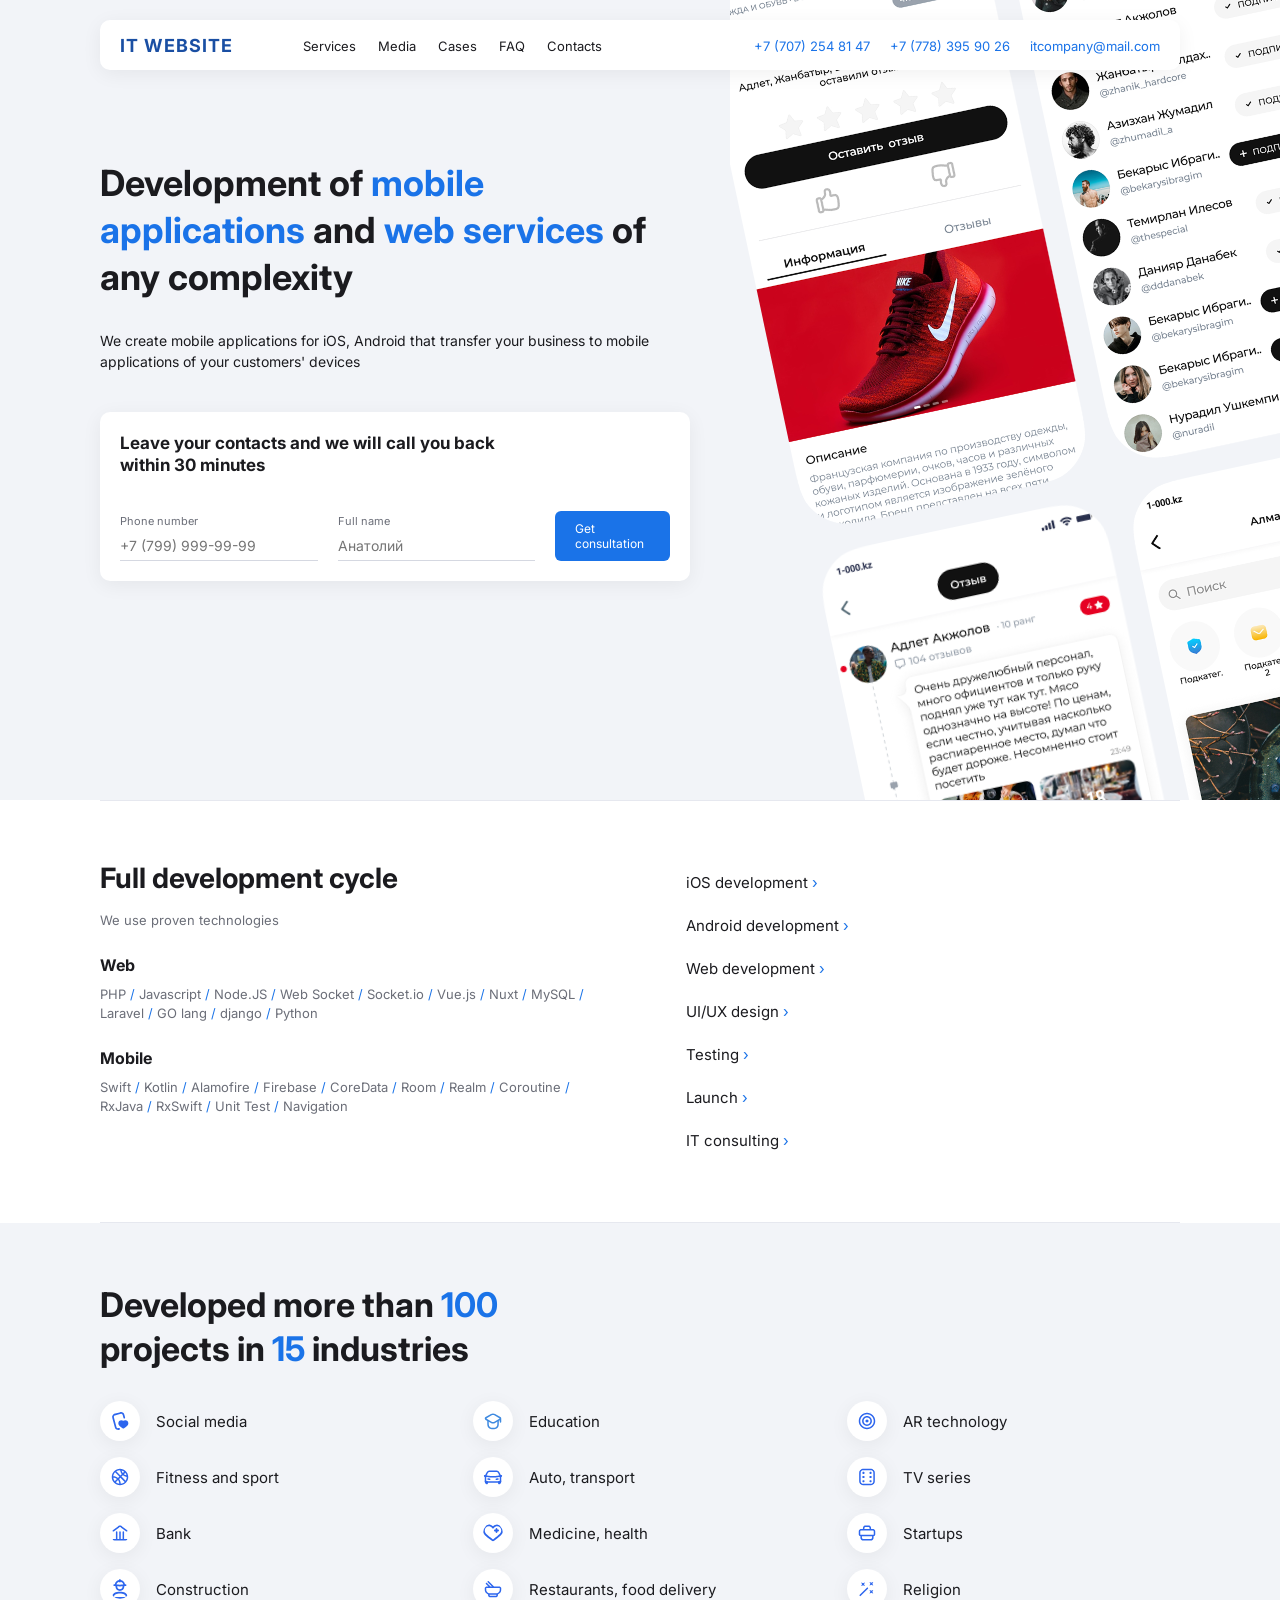
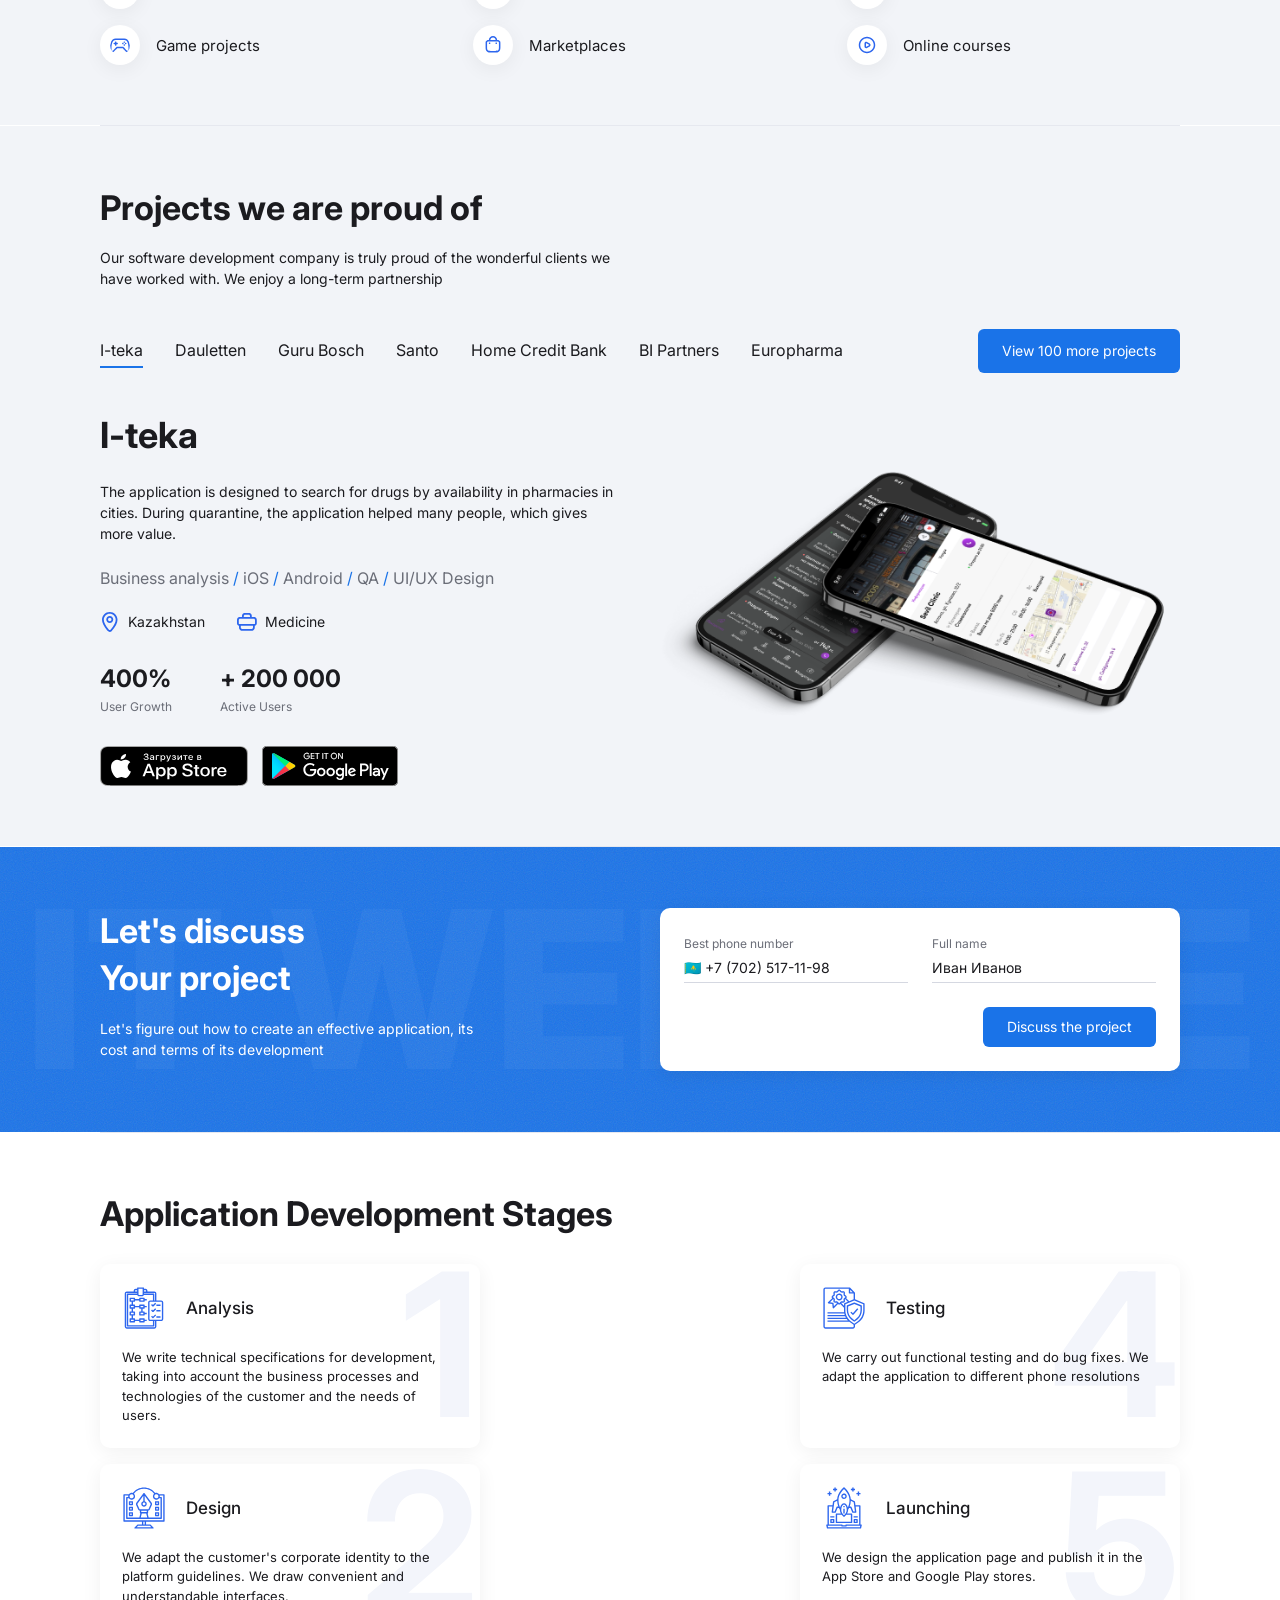
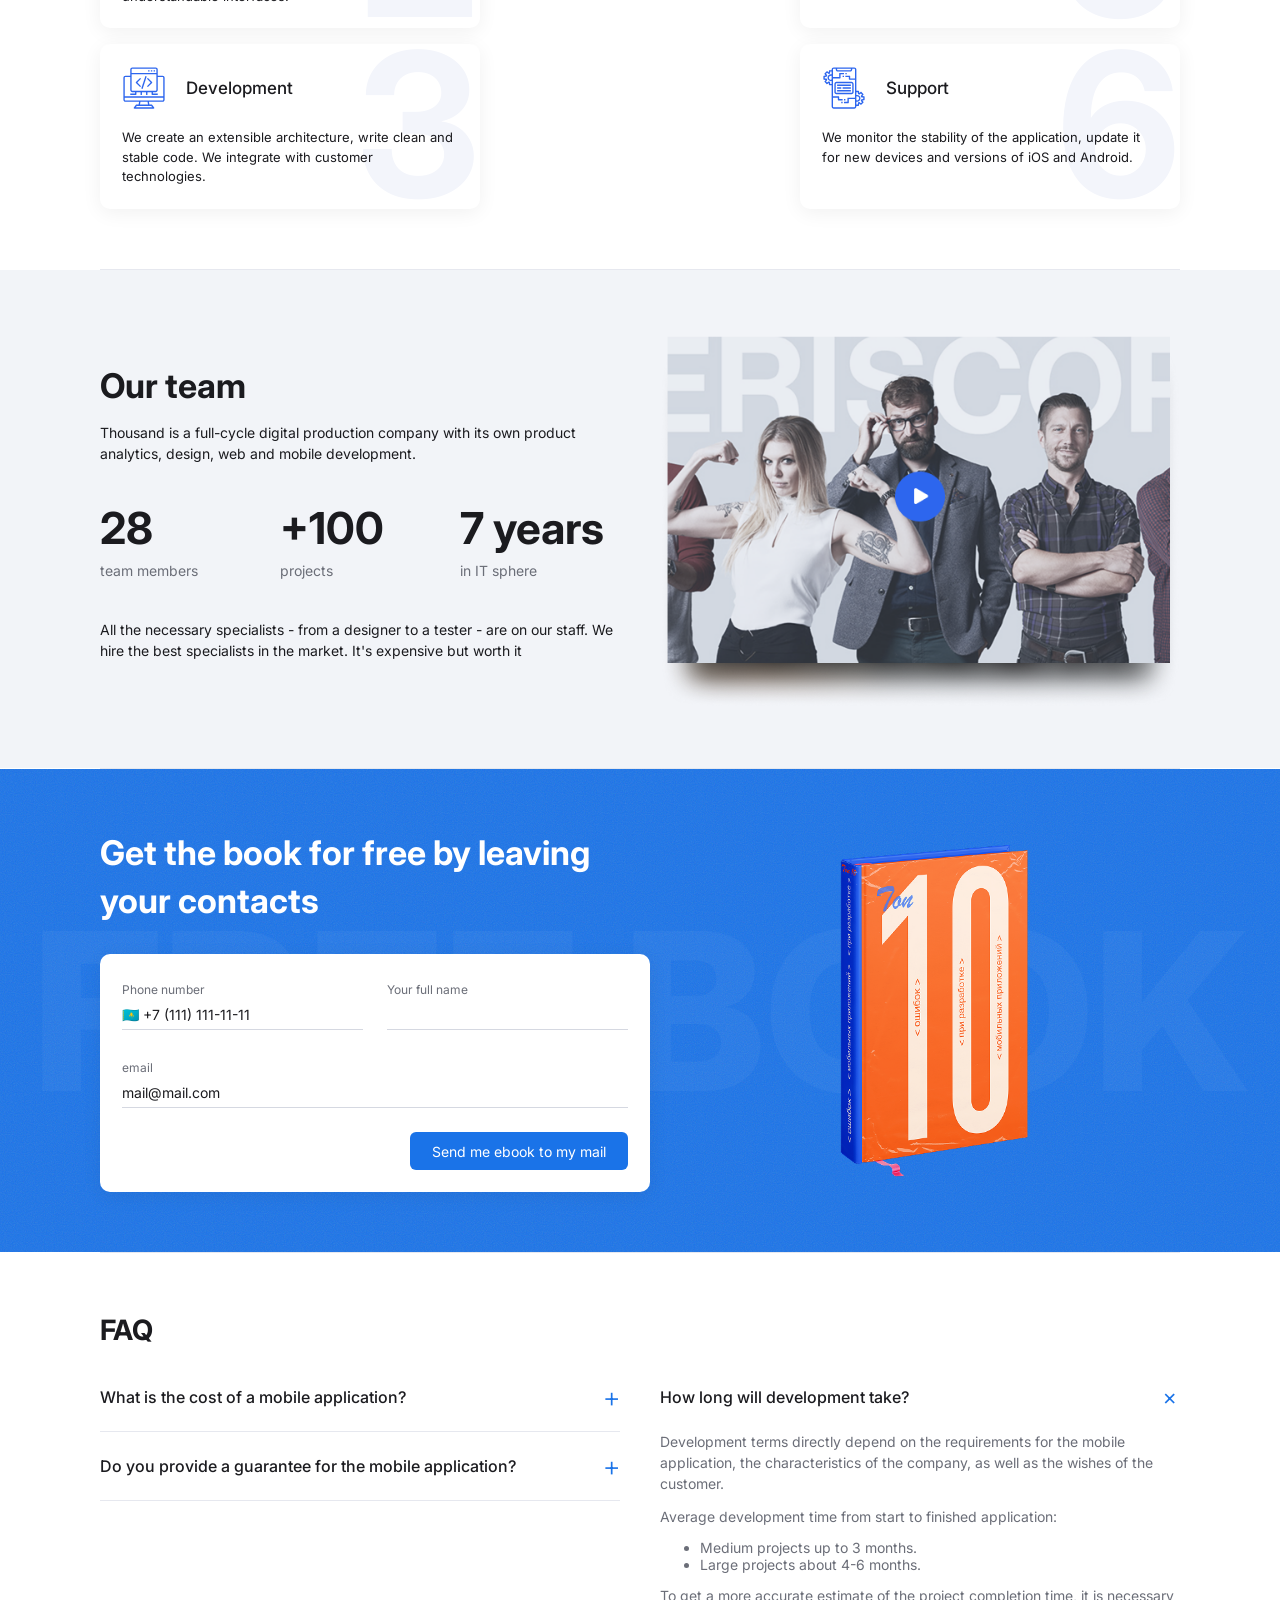
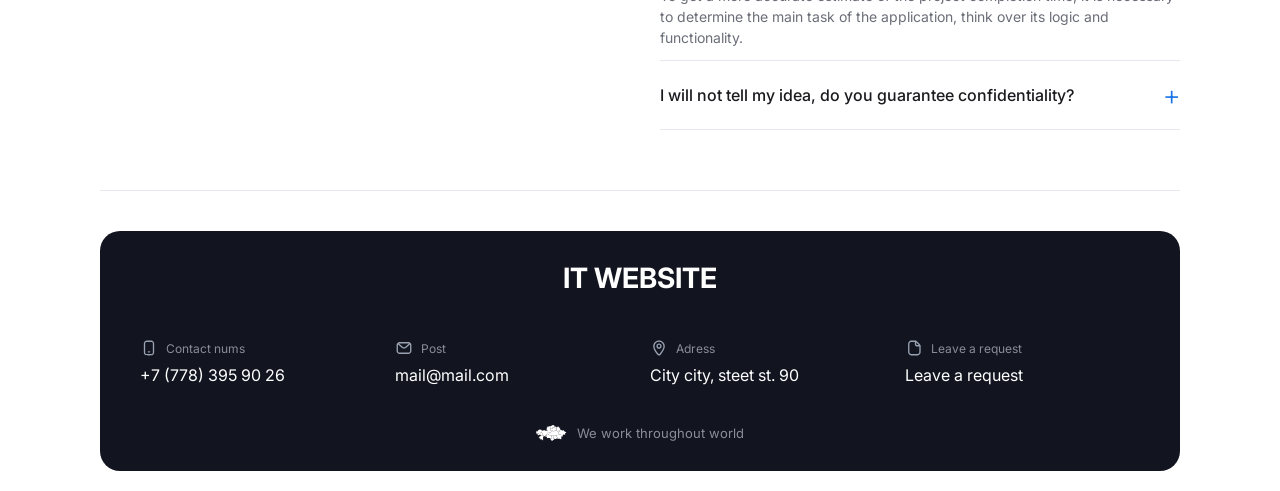
<file: index.html>
<!DOCTYPE html>
 
<html lang="en">
 
<head>
    <meta charset="UTF-8">
    <meta name="viewport" content="width=device-width, initial-scale=1.0">
    <title>IT Website</title>
 
    <link rel="preconnect" href="https://fonts.googleapis.com">
    <link href="https://fonts.googleapis.com/css2?family=Inter:wght@400;500;700&display=swap" rel="stylesheet">
 
    <link rel="stylesheet" href="src/assets/styles/style.css">
</head>
 
<body>
 
    <header class="header">
 
        <button class="burger" type="button" aria-label="Открыть меню">
            <span></span>
            <span></span>
            <span></span>
        </button>
 
        <a class="logo" href="index.html">IT WEBSITE</a>
 
        <nav class="menu">
            <ul class="menu-list">
                <li><a href="#services">Services</a></li>
                <li><a href="#team">Media</a></li>
                <li><a href="#projects">Cases</a></li>
                <li><a href="#faq">FAQ</a></li>
                <li><a href="#contacts">Contacts</a></li>
            </ul>
        </nav>
 
        <address class="header-contacts">
            <p><a href="tel:+77072548147">+7 (707) 254 81 47</a></p>
            <p><a href="tel:+77783959026">+7 (778) 395 90 26</a></p>
            <p><a href="mailto:itcompany@mail.com">itcompany@mail.com</a></p>
        </address>
    </header>
 
    <hr>
 
    <main>
 
        <section class="main-screen">
 
            <div class="main-screen-text">
                <h1 class="heading-1">Development of <span class="accent">mobile applications</span> and <span
                        class="accent">web services</span> of any complexity</h1>
                <p class="text">We create mobile applications for iOS, Android that transfer your business to mobile
                    applications of your customers' devices</p>
            </div>
 
            <form class="call-form" action="#" method="post">
                <h2 class="heading-2">Leave your contacts and we will call you back within 30 minutes</h2>
 
                <p class="text">
                    <label for="call-phone">Phone number</label><br>
                    <input class="form-input" type="tel" id="call-phone" name="phone" placeholder="+7 (799) 999-99-99">
                </p>
 
                <p class="text">
                    <label for="call-name">Full name</label><br>
                    <input class="form-input" type="text" id="call-name" name="full_name" placeholder="Анатолий">
                </p>
 
                <button class="submit-button" type="submit">Get consultation</button>
            </form>
 
            <div class="main-screen-images" aria-hidden="true">
                <div class="images-inner">
                    <div class="images-column column-up">
                        <img src="images/phone-nike.png" alt="">
                        <img src="images/phone-review.png" alt="">
                        <img src="images/phone-chat.png" alt="">
                        <img src="images/phone-nike.png" alt="">
                        <img src="images/phone-review.png" alt="">
                        <img src="images/phone-chat.png" alt="">
                    </div>
                    <div class="images-column column-down">
                        <img src="images/phone-new-chat.png" alt="">
                        <img src="images/phone-almaty.png" alt="">
                        <img src="images/phone-settings.png" alt="">
                        <img src="images/phone-new-chat.png" alt="">
                        <img src="images/phone-almaty.png" alt="">
                        <img src="images/phone-settings.png" alt="">
                    </div>
                </div>
            </div>
        </section>
 
        <hr>
 
        <section class="services" id="services">
 
            <div class="services-text">
                <h2 class="heading-2">Full development cycle</h2>
                <p class="text">We use proven technologies</p>
 
                <h3 class="heading-3">Web</h3>
                <p class="text">PHP <span class="slash">/</span> Javascript <span class="slash">/</span> Node.JS <span class="slash">/</span> Web Socket <span class="slash">/</span> Socket.io <span class="slash">/</span> Vue.js <span class="slash">/</span> Nuxt <span class="slash">/</span> MySQL <span class="slash">/</span> Laravel <span class="slash">/</span>
                    GO lang <span class="slash">/</span> django <span class="slash">/</span> Python</p>
 
                <h3 class="heading-3">Mobile</h3>
                <p class="text">Swift <span class="slash">/</span> Kotlin <span class="slash">/</span> Alamofire <span class="slash">/</span> Firebase <span class="slash">/</span> CoreData <span class="slash">/</span> Room <span class="slash">/</span> Realm <span class="slash">/</span> Coroutine <span class="slash">/</span> RxJava <span class="slash">/</span>
                    RxSwift <span class="slash">/</span> Unit Test <span class="slash">/</span> Navigation</p>
            </div>
 
            <ul class="services-list">
                <li>iOS development</li>
                <li>Android development</li>
                <li>Web development</li>
                <li>UI/UX design</li>
                <li>Testing</li>
                <li>Launch</li>
                <li>IT consulting</li>
            </ul>
        </section>
 
        <hr>
 
        <section class="industries">
            <h2 class="heading-2">Developed more than <span class="accent">100</span><br>
                projects in <span class="accent">15</span> industries</h2>
 
            <ul class="industries-list">
                <li><img src="images/icons/social-media.svg" alt="">Social media</li>
                <li><img src="images/icons/fitness.svg" alt="">Fitness and sport</li>
                <li><img src="images/icons/bank.svg" alt="">Bank</li>
                <li><img src="images/icons/construction.svg" alt="">Construction</li>
                <li><img src="images/icons/games.svg" alt="">Game projects</li>
                <li><img src="images/icons/education.svg" alt="">Education</li>
                <li><img src="images/icons/auto.svg" alt="">Auto, transport</li>
                <li><img src="images/icons/medicine.svg" alt="">Medicine, health</li>
                <li><img src="images/icons/food.svg" alt="">Restaurants, food delivery</li>
                <li><img src="images/icons/marketplaces.svg" alt="">Marketplaces</li>
                <li><img src="images/icons/ar.svg" alt="">AR technology</li>
                <li><img src="images/icons/tv.svg" alt="">TV series</li>
                <li><img src="images/icons/startups.svg" alt="">Startups</li>
                <li><img src="images/icons/religion.svg" alt="">Religion</li>
                <li><img src="images/icons/courses.svg" alt="">Online courses</li>
            </ul>
        </section>
 
        <hr>
 
        <section class="projects" id="projects">
            <h2 class="heading-2">Projects we are proud of</h2>
            <p class="text">Our software development company is truly proud of the wonderful clients we have worked
                with. We enjoy a long-term partnership</p>
 
            <div class="projects-menu">
                <ul class="projects-names">
                    <li>I-teka</li>
                    <li>Dauletten</li>
                    <li>Guru Bosch</li>
                    <li>Santo</li>
                    <li>Home Credit Bank</li>
                    <li>BI Partners</li>
                    <li>Europharma</li>
                </ul>
 
                <button class="submit-button" type="button">View 100 more projects</button>
            </div>
 
            <article class="project-card">
                <div class="project-text">
                    <h3 class="heading-3">I-teka</h3>
                    <p class="text">The application is designed to search for drugs by availability in pharmacies in
                        cities. During quarantine, the application helped many people, which gives more value.</p>
 
                    <p class="project-tech">Business analysis <span class="slash">/</span> iOS <span class="slash">/</span>
                        Android <span class="slash">/</span> QA <span class="slash">/</span> UI/UX Design</p>
 
                    <ul class="project-info">
                        <li><img src="images/icons/location.svg" alt="">Kazakhstan</li>
                        <li><img src="images/icons/case.svg" alt="">Medicine</li>
                    </ul>
 
                    <ul class="project-results">
                        <li><strong>400%</strong> User Growth</li>
                        <li><strong>+ 200 000</strong> Active Users</li>
                    </ul>
 
                    <ul class="project-stores">
                        <li><a href="#"><img src="images/app-store.svg" alt="Download on the App Store"></a></li>
                        <li><a href="#"><img src="images/google-play.svg" alt="Get it on Google Play"></a></li>
                    </ul>
                </div>
 
                <img class="project-image" src="images/project.png" alt="I-teka application">
            </article>
        </section>
 
        <hr>
 
        <section class="discuss" id="discuss">
            <div class="discuss-text">
                <h2 class="heading-2">Let's discuss<br>Your project</h2>
                <p class="text">Let's figure out how to create an effective application, its cost and terms of its
                    development</p>
            </div>
 
            <form class="discuss-form" action="#" method="post">
                <p class="text">
                    <label for="discuss-phone">Best phone number</label><br>
                    <input class="form-input" type="tel" id="discuss-phone" name="phone" placeholder="🇰🇿 +7 (702) 517-11-98">
                </p>
 
                <p class="text">
                    <label for="discuss-name">Full name</label><br>
                    <input class="form-input" type="text" id="discuss-name" name="full_name" placeholder="Иван Иванов">
                </p>
 
                <button class="submit-button" type="submit">Discuss the project</button>
            </form>
        </section>
 
        <hr>
 
        <section class="stages">
            <h2 class="heading-2">Application Development Stages</h2>
 
            <ol class="stages-list">
                <li>
                    <div class="stage-heading">
                        <img src="images/icons/stage-analysis.svg" alt="">
                        <h3 class="heading-3">Analysis</h3>
                    </div>
                    <p class="text">We write technical specifications for development, taking into account the business
                        processes and technologies of the customer and the needs of users.</p>
                </li>
                <li>
                    <div class="stage-heading">
                        <img src="images/icons/stage-design.svg" alt="">
                        <h3 class="heading-3">Design</h3>
                    </div>
                    <p class="text">We adapt the customer's corporate identity to the platform guidelines. We draw
                        convenient and understandable interfaces.</p>
                </li>
                <li>
                    <div class="stage-heading">
                        <img src="images/icons/stage-development.svg" alt="">
                        <h3 class="heading-3">Development</h3>
                    </div>
                    <p class="text">We create an extensible architecture, write clean and stable code. We integrate with
                        customer technologies.</p>
                </li>
                <li>
                    <div class="stage-heading">
                        <img src="images/icons/stage-testing.svg" alt="">
                        <h3 class="heading-3">Testing</h3>
                    </div>
                    <p class="text">We carry out functional testing and do bug fixes. We adapt the application to
                        different phone resolutions</p>
                </li>
                <li>
                    <div class="stage-heading">
                        <img src="images/icons/stage-launching.svg" alt="">
                        <h3 class="heading-3">Launching</h3>
                    </div>
                    <p class="text">We design the application page and publish it in the App Store and Google Play
                        stores.</p>
                </li>
                <li>
                    <div class="stage-heading">
                        <img src="images/icons/stage-support.svg" alt="">
                        <h3 class="heading-3">Support</h3>
                    </div>
                    <p class="text">We monitor the stability of the application, update it for new devices and versions
                        of iOS and Android.</p>
                </li>
            </ol>
        </section>
 
        <hr>
 
        <section class="team" id="team">
            <div class="team-text">
                <h2 class="heading-2">Our team</h2>
                <p class="text">Thousand is a full-cycle digital production company with its own product analytics,
                    design, web and mobile development.</p>
 
                <ul class="team-numbers">
                    <li><strong>28</strong> team members</li>
                    <li><strong>+100</strong> projects</li>
                    <li><strong>7 years</strong> in IT sphere</li>
                </ul>
 
                <p class="text">All the necessary specialists - from a designer to a tester - are on our staff. We hire
                    the best specialists in the market. It's expensive but worth it</p>
            </div>
 
            <div class="team-media">
                <img src="images/team.png" alt="Our team">
            </div>
        </section>
 
        <hr>
 
        <section class="book">
            <h2 class="heading-2">Get the book for free by leaving your contacts</h2>
 
            <form class="book-form" action="#" method="post">
                <p class="text">
                    <label for="book-phone">Phone number</label><br>
                    <input class="form-input" type="tel" id="book-phone" name="phone" placeholder="🇰🇿 +7 (111) 111-11-11">
                </p>
 
                <p class="text">
                    <label for="book-name">Your full name</label><br>
                    <input class="form-input" type="text" id="book-name" name="full_name">
                </p>
 
                <p class="text">
                    <label for="book-email">email</label><br>
                    <input class="form-input" type="email" id="book-email" name="email" placeholder="mail@mail.com">
                </p>
 
                <button class="submit-button" type="submit">Send me ebook to my mail</button>
            </form>
 
            <img src="images/book.png" alt="Book">
        </section>
 
        <hr>
 
        <section class="faq" id="faq">
            <h2 class="heading-2">FAQ</h2>
 
            <div class="faq-list">
                <div class="faq-column">
                    <details class="faq-item">
                        <summary class="faq-question">What is the cost of a mobile application?</summary>
                        <p class="text">The price depends on the features of the application, the platforms and how complex
                            the design is.</p>
                    </details>
                    <details class="faq-item">
                        <summary class="faq-question">Do you provide a guarantee for the mobile application?</summary>
                        <p class="text">Yes, we give a guarantee and fix all bugs for free after the release.</p>
                    </details>
                </div>
 
                <div class="faq-column">
                    <details class="faq-item" open>
                        <summary class="faq-question">How long will development take?</summary>
                        <p class="text">Development terms directly depend on the requirements for the mobile application, the
                            characteristics of the company, as well as the wishes of the customer.</p>
                        <p class="text">Average development time from start to finished application:</p>
                        <ul>
                            <li>Medium projects up to 3 months.</li>
                            <li>Large projects about 4-6 months.</li>
                        </ul>
                        <p class="text">To get a more accurate estimate of the project completion time, it is necessary to
                            determine the main task of the application, think over its logic and functionality.</p>
                    </details>
                    <details class="faq-item">
                        <summary class="faq-question">I will not tell my idea, do you guarantee confidentiality?</summary>
                        <p class="text">Yes, we sign a non-disclosure agreement and keep all information about our clients
                            secret.</p>
                    </details>
                </div>
            </div>
        </section>
    </main>
 
    <hr>
 
    <footer class="footer" id="contacts">
        <h2 class="footer-title">IT WEBSITE</h2>
 
        <div class="footer-content">
            <div class="footer-item">
                <p class="footer-label"><img src="images/icons/footer-phone.svg" alt="">Contact nums</p>
                <a href="tel:+77783959026">+7 (778) 395 90 26</a>
            </div>
 
            <div class="footer-item">
                <p class="footer-label"><img src="images/icons/footer-mail.svg" alt="">Post</p>
                <a href="mailto:mail@mail.com">mail@mail.com</a>
            </div>
 
            <div class="footer-item">
                <p class="footer-label"><img src="images/icons/footer-address.svg" alt="">Adress</p>
                <p>City city, steet st. 90</p>
            </div>
 
            <div class="footer-item">
                <p class="footer-label"><img src="images/icons/footer-request.svg" alt="">Leave a request</p>
                <a href="#discuss">Leave a request</a>
            </div>
        </div>
 
        <p class="footer-text"><img src="images/icons/footer-world.svg" alt="">We work throughout world</p>
    </footer>
</body>
 
</html>
</file>
<file: src/assets/styles/style.css>
@charset "UTF-8";
* {
  box-sizing: border-box;
}

body {
  margin: 0;
  font-family: "Inter", Arial, sans-serif;
  color: #1b1b1f;
  background-color: #ffffff;
  min-height: 100vh;
  display: flex;
  flex-direction: column;
}

main {
  flex: 1;
}

a {
  color: inherit;
}

hr {
  border: none;
  border-top: 1px solid #e6e8ef;
  margin: 0 100px;
}
@media (max-width: 1200px) {
  hr {
    margin: 0 20px;
  }
}
@media (max-width: 480px) {
  hr {
    margin: 0 10px;
  }
}

.heading-1 {
  font-size: 36px;
  line-height: 1.3;
  margin: 0 0 20px;
}

.heading-2 {
  font-size: 28px;
  margin: 0 0 16px;
}
@media (max-width: 480px) {
  .heading-2 {
    font-size: 22px;
  }
}

.heading-3 {
  font-size: 20px;
  margin: 0 0 10px;
}

.text {
  font-size: 16px;
  line-height: 1.5;
  margin: 0 0 12px;
}

.accent {
  color: #1a73e8;
}

.header {
  background-color: #ffffff;
  border-radius: 10px;
  box-shadow: 0 4px 20px rgba(0, 0, 0, 0.06);
  position: fixed;
  top: 20px;
  left: 100px;
  right: 100px;
  z-index: 100;
  display: flex;
  align-items: center;
  gap: 70px;
  height: 50px;
  padding: 0 20px;
}
@media (max-width: 1200px) {
  .header {
    top: 8px;
    left: 0;
    right: 0;
    height: 70px;
    justify-content: center;
    padding: 0 20px;
    border-radius: 0;
  }
}
@media (max-width: 480px) {
  .header {
    top: 10px;
    left: 10px;
    right: 10px;
    height: 56px;
    padding: 0 15px;
    border-radius: 10px;
  }
}
.header + hr {
  display: none;
}

.logo {
  font-size: 18px;
  font-weight: 700;
  letter-spacing: 1px;
  color: #1a4fa3;
  text-decoration: none;
}

.burger {
  display: none;
  flex-direction: column;
  gap: 5px;
  padding: 0;
  border: none;
  background: none;
  cursor: pointer;
}
@media (max-width: 1200px) {
  .burger {
    display: flex;
    position: absolute;
    left: 20px;
  }
}
@media (max-width: 480px) {
  .burger {
    left: 15px;
  }
}
.burger span {
  display: block;
  width: 28px;
  height: 3px;
  border-radius: 2px;
  background-color: #1a73e8;
}

@media (max-width: 1200px) {
  .menu {
    display: none;
  }
}

.menu-list {
  margin: 0;
  padding: 0;
  list-style: none;
  display: flex;
  gap: 22px;
}
.menu-list a {
  font-size: 13px;
  text-decoration: none;
  color: #1b1b1f;
}
.menu-list a:hover {
  color: #1a73e8;
}

.header-contacts {
  display: flex;
  gap: 20px;
  margin-left: auto;
  font-style: normal;
}
@media (max-width: 1200px) {
  .header-contacts {
    position: absolute;
    right: 20px;
  }
  .header-contacts p:not(:last-child) {
    display: none;
  }
}
@media (max-width: 767px) {
  .header-contacts {
    display: none;
  }
}
.header-contacts p {
  margin: 0;
}
.header-contacts a {
  font-size: 13px;
  color: #1a73e8;
  text-decoration: none;
}

.main-screen {
  display: grid;
  grid-template-columns: 590px 1fr;
  grid-template-rows: auto 1fr;
  grid-template-areas: "text  image" "form  image";
  -moz-column-gap: 40px;
       column-gap: 40px;
  align-items: start;
  padding: 0 0 0 100px;
  background-color: #f2f4f8;
  overflow: hidden;
}
@media (max-width: 1200px) {
  .main-screen {
    grid-template-columns: 1fr 1fr;
    -moz-column-gap: 20px;
         column-gap: 20px;
    padding: 0 0 40px 20px;
  }
}
@media (max-width: 767px) {
  .main-screen {
    grid-template-columns: 1fr;
    grid-template-rows: auto;
    grid-template-areas: "text" "image" "form";
    padding: 0 20px 40px;
  }
}
@media (max-width: 480px) {
  .main-screen {
    padding: 0 15px 30px;
  }
}

.main-screen-text {
  grid-area: text;
  padding-top: 160px;
}
@media (max-width: 1200px) {
  .main-screen-text {
    padding-top: 110px;
  }
}
@media (max-width: 480px) {
  .main-screen-text {
    padding-top: 95px;
  }
}
.main-screen-text .heading-1 {
  font-size: 36px;
  margin-bottom: 30px;
}
@media (max-width: 1200px) {
  .main-screen-text .heading-1 {
    font-size: 32px;
    line-height: 1.35;
    margin-bottom: 20px;
  }
}
@media (max-width: 767px) {
  .main-screen-text .heading-1 {
    font-size: 28px;
  }
}
@media (max-width: 480px) {
  .main-screen-text .heading-1 {
    font-size: 23px;
  }
}
.main-screen-text .text {
  font-size: 14px;
  margin-bottom: 40px;
}
@media (max-width: 1200px) {
  .main-screen-text .text {
    font-size: 16px;
    margin-bottom: 30px;
  }
}
@media (max-width: 767px) {
  .main-screen-text .text {
    font-size: 15px;
    margin-bottom: 10px;
  }
}
@media (max-width: 480px) {
  .main-screen-text .text {
    font-size: 13px;
  }
}

.main-screen-images {
  grid-area: image;
  align-self: stretch;
  position: relative;
  min-height: 800px;
  overflow: hidden;
}
@media (max-width: 767px) {
  .main-screen-images {
    min-height: 0;
    height: 620px;
  }
}
@media (max-width: 480px) {
  .main-screen-images {
    height: 500px;
  }
}

.images-inner {
  position: absolute;
  top: -150px;
  left: -60px;
  right: 0;
  display: flex;
  gap: 24px;
  align-items: flex-start;
  transform: rotate(-12deg);
  transform-origin: top center;
}
@media (max-width: 480px) {
  .images-inner {
    gap: 14px;
  }
}

.images-column {
  flex: 1;
}
.images-column img {
  display: block;
  width: 100%;
  margin-bottom: 24px;
}
@media (max-width: 480px) {
  .images-column img {
    margin-bottom: 14px;
  }
}

.column-up {
  animation: move-up 40s linear infinite;
}

.column-down {
  animation: move-down 40s linear infinite;
}

@keyframes move-up {
  from {
    transform: translateY(0);
  }
  to {
    transform: translateY(-50%);
  }
}
@keyframes move-down {
  from {
    transform: translateY(-50%);
  }
  to {
    transform: translateY(0);
  }
}
.call-form {
  background-color: #ffffff;
  border-radius: 10px;
  box-shadow: 0 4px 20px rgba(0, 0, 0, 0.06);
  grid-area: form;
  align-self: start;
  display: grid;
  grid-template-columns: 1fr 1fr 115px;
  gap: 20px;
  align-items: end;
  padding: 20px;
}
@media (max-width: 1200px) {
  .call-form {
    grid-template-columns: 1fr;
    width: 80%;
    justify-self: start;
    gap: 36px;
    padding: 44px 32px;
    box-shadow: 0 10px 40px rgba(0, 0, 0, 0.12);
  }
}
@media (max-width: 767px) {
  .call-form {
    margin-top: -240px;
    width: 85%;
    justify-self: center;
    gap: 24px;
    position: relative;
    z-index: 1;
    padding: 30px 40px;
  }
}
@media (max-width: 480px) {
  .call-form {
    margin-top: -190px;
    width: 90%;
    padding: 25px 20px;
  }
}
.call-form .heading-2 {
  grid-column: 1/-1;
  max-width: 420px;
  font-size: 17px;
  line-height: 1.3;
  margin: 0 0 10px;
}
@media (max-width: 1200px) {
  .call-form .heading-2 {
    font-size: 20px;
    line-height: 1.5;
    margin-bottom: 4px;
  }
}
@media (max-width: 480px) {
  .call-form .heading-2 {
    font-size: 16px;
  }
}
.call-form .text {
  margin: 0;
}
.call-form label {
  font-size: 11px;
  color: #6b6e78;
}
@media (max-width: 1200px) {
  .call-form label {
    font-size: 14px;
  }
}

.form-input {
  width: 100%;
  padding: 6px 0;
  border: none;
  border-bottom: 1px solid #d5d8e1;
  font-family: inherit;
  font-size: 14px;
  outline: none;
}
@media (max-width: 1200px) {
  .form-input {
    padding: 10px 0;
    font-size: 16px;
  }
}
.form-input:focus {
  border-bottom-color: #1a73e8;
}

.submit-button {
  height: 50px;
  padding: 0 20px;
  border: none;
  border-radius: 6px;
  background-color: #1a73e8;
  color: #ffffff;
  font-family: inherit;
  font-size: 12px;
  text-align: left;
  cursor: pointer;
}
@media (max-width: 1200px) {
  .submit-button {
    justify-self: start;
    height: 52px;
    padding: 0 32px;
    font-size: 15px;
    text-align: center;
  }
}
.submit-button:hover {
  background-color: #155ec2;
}

.services {
  display: grid;
  grid-template-columns: 1fr 1fr;
  gap: 60px;
  align-items: start;
  padding: 60px 100px;
}
@media (max-width: 1200px) {
  .services {
    gap: 40px;
    padding: 60px 20px;
  }
}
@media (max-width: 767px) {
  .services {
    grid-template-columns: 1fr;
    gap: 20px;
    padding: 40px 20px;
  }
}
@media (max-width: 480px) {
  .services {
    padding: 30px 10px;
  }
}

.services-text .text {
  font-size: 13px;
  color: #6b6e78;
}
.services-text .heading-3 {
  margin-top: 24px;
  font-size: 16px;
}
.services-text .slash {
  color: #1a73e8;
}

.services-list {
  margin: 0;
  padding: 0;
  list-style: none;
}
.services-list li {
  padding: 12px 16px;
  font-size: 15px;
  border-radius: 6px;
  cursor: pointer;
}
.services-list li::after {
  content: " ›";
  color: #1a73e8;
}
.services-list li:hover {
  background-color: #f2f4f8;
  color: #1a73e8;
}

.footer {
  margin: 40px 100px 20px;
  padding: 30px 40px;
  border-radius: 20px;
  background-color: #12141f;
  color: #ffffff;
  text-align: center;
}
@media (max-width: 1200px) {
  .footer {
    margin: 40px 20px 20px;
  }
}
@media (max-width: 767px) {
  .footer {
    margin: 30px 20px 20px;
  }
}
@media (max-width: 480px) {
  .footer {
    margin: 20px 10px 10px;
    padding: 20px 15px;
  }
}

.footer-title {
  font-size: 28px;
  margin: 0 0 24px;
}

.footer-content {
  display: grid;
  grid-template-columns: repeat(4, 1fr);
  gap: 20px;
  padding: 20px 0;
  text-align: left;
}
@media (max-width: 767px) {
  .footer-content {
    grid-template-columns: repeat(2, 1fr);
  }
}
@media (max-width: 480px) {
  .footer-content {
    grid-template-columns: 1fr;
  }
}

.footer-item p {
  margin: 0;
}
.footer-item .footer-label {
  display: flex;
  align-items: center;
  gap: 8px;
  margin-bottom: 8px;
  font-size: 12px;
  color: #8a8d99;
}
.footer-item .footer-label img {
  width: 18px;
  height: 18px;
}
.footer-item a {
  text-decoration: none;
  color: #ffffff;
}
.footer-item a:hover {
  color: #6f8dff;
}

.footer-text {
  display: flex;
  align-items: center;
  justify-content: center;
  gap: 10px;
  margin: 20px 0 0;
  font-size: 13px;
  color: #8a8d99;
}
.footer-text img {
  height: 16px;
  width: auto;
}

.industries {
  background-color: #f2f4f8;
  padding: 60px 100px;
}
@media (max-width: 1200px) {
  .industries {
    padding: 60px 20px;
  }
}
@media (max-width: 767px) {
  .industries {
    padding: 40px 20px;
  }
}
@media (max-width: 480px) {
  .industries {
    padding: 30px 15px;
  }
}
.industries .heading-2 {
  font-size: 34px;
  line-height: 1.3;
  margin-bottom: 30px;
}
@media (max-width: 1200px) {
  .industries .heading-2 {
    font-size: 30px;
  }
}
@media (max-width: 480px) {
  .industries .heading-2 {
    font-size: 24px;
  }
}

.industries-list {
  margin: 0;
  padding: 0;
  list-style: none;
  display: grid;
  grid-template-columns: repeat(3, 1fr);
  grid-template-rows: repeat(5, auto);
  grid-auto-flow: column;
  gap: 16px 40px;
}
@media (max-width: 767px) {
  .industries-list {
    grid-template-columns: repeat(2, 1fr);
    grid-template-rows: repeat(8, auto);
    gap: 14px 20px;
  }
}
@media (max-width: 480px) {
  .industries-list {
    grid-template-columns: 1fr;
    grid-template-rows: none;
    grid-auto-flow: row;
  }
}
.industries-list li {
  display: flex;
  align-items: center;
  gap: 16px;
  font-size: 15px;
}
.industries-list img {
  flex-shrink: 0;
  width: 40px;
  height: 40px;
  padding: 10px;
  border-radius: 50%;
  background-color: #ffffff;
  box-shadow: 0 4px 20px rgba(0, 0, 0, 0.06);
}

.projects {
  background-color: #f2f4f8;
  padding: 60px 100px;
}
@media (max-width: 1200px) {
  .projects {
    padding: 60px 20px;
  }
}
@media (max-width: 767px) {
  .projects {
    padding: 40px 20px;
  }
}
@media (max-width: 480px) {
  .projects {
    padding: 30px 15px;
  }
}
.projects .heading-2 {
  font-size: 34px;
  line-height: 1.3;
}
@media (max-width: 1200px) {
  .projects .heading-2 {
    font-size: 30px;
  }
}
@media (max-width: 480px) {
  .projects .heading-2 {
    font-size: 24px;
  }
}
.projects > .text {
  max-width: 540px;
  font-size: 14px;
}

.projects-menu {
  display: flex;
  align-items: center;
  gap: 20px;
  margin: 40px 0;
}
@media (max-width: 767px) {
  .projects-menu {
    flex-direction: column;
    align-items: flex-start;
  }
}
.projects-menu .submit-button {
  margin-left: auto;
  flex-shrink: 0;
  height: 44px;
  padding: 0 24px;
  font-size: 14px;
  text-align: center;
}
@media (max-width: 767px) {
  .projects-menu .submit-button {
    margin-left: 0;
  }
}

.projects-names {
  margin: 0;
  padding: 0;
  list-style: none;
  display: flex;
  flex-wrap: wrap;
  gap: 10px 32px;
  font-size: 16px;
}
.projects-names li {
  padding: 6px 0;
  border-bottom: 2px solid transparent;
  cursor: pointer;
}
.projects-names li:first-child {
  border-bottom-color: #1a73e8;
}
.projects-names li:hover {
  color: #1a73e8;
}

.project-card {
  display: grid;
  grid-template-columns: 1fr 1fr;
  gap: 40px;
  align-items: center;
}
@media (max-width: 767px) {
  .project-card {
    grid-template-columns: 1fr;
    gap: 24px;
  }
}
.project-card .heading-3 {
  margin-bottom: 24px;
  font-size: 36px;
}
@media (max-width: 480px) {
  .project-card .heading-3 {
    font-size: 26px;
  }
}
.project-card .text {
  max-width: 540px;
  margin-bottom: 24px;
  font-size: 14px;
}

.project-image {
  width: 100%;
  height: auto;
}
@media (max-width: 767px) {
  .project-image {
    order: -1;
  }
}

.project-tech {
  margin: 0 0 24px;
  font-size: 16px;
  color: #6b6e78;
}
.project-tech .slash {
  color: #1a73e8;
}

.project-info {
  margin: 0;
  padding: 0;
  list-style: none;
  display: flex;
  gap: 32px;
  margin-bottom: 32px;
  font-size: 14px;
}
.project-info li {
  display: flex;
  align-items: center;
  gap: 8px;
}
.project-info img {
  width: 20px;
  height: 20px;
}

.project-results {
  margin: 0;
  padding: 0;
  list-style: none;
  display: flex;
  gap: 48px;
  margin-bottom: 32px;
  font-size: 12px;
  color: #6b6e78;
}
.project-results strong {
  display: block;
  margin-bottom: 6px;
  font-size: 24px;
  color: #1b1b1f;
}

.project-stores {
  margin: 0;
  padding: 0;
  list-style: none;
  display: flex;
  flex-wrap: wrap;
  gap: 14px;
}
.project-stores img {
  display: block;
  height: 40px;
  width: auto;
}

.discuss {
  background-color: #1a73e8;
  background-image: url("data:image/svg+xml,%3Csvg xmlns='http://www.w3.org/2000/svg' width='160' height='160'%3E%3Cfilter id='n'%3E%3CfeTurbulence type='fractalNoise' baseFrequency='0.9' numOctaves='3'/%3E%3C/filter%3E%3Crect width='100%25' height='100%25' filter='url(%23n)' opacity='0.15'/%3E%3C/svg%3E");
  color: #ffffff;
  position: relative;
  overflow: hidden;
  display: grid;
  grid-template-columns: 1fr 1fr;
  gap: 40px;
  align-items: center;
  padding: 60px 100px;
}
@media (max-width: 1200px) {
  .discuss {
    padding: 60px 20px;
  }
}
@media (max-width: 767px) {
  .discuss {
    padding: 40px 20px;
  }
}
@media (max-width: 480px) {
  .discuss {
    padding: 30px 15px;
  }
}
.discuss::before {
  content: "IT WEBSITE";
  position: absolute;
  left: 50%;
  top: 50%;
  transform: translate(-50%, -50%);
  font-size: 220px;
  font-weight: 800;
  white-space: nowrap;
  color: rgba(255, 255, 255, 0.04);
  pointer-events: none;
}
@media (max-width: 767px) {
  .discuss::before {
    font-size: 110px;
  }
}
.discuss > * {
  position: relative;
  z-index: 1;
}
@media (max-width: 767px) {
  .discuss {
    grid-template-columns: 1fr;
    gap: 24px;
  }
}
.discuss .heading-2 {
  font-size: 34px;
  line-height: 1.4;
}
@media (max-width: 480px) {
  .discuss .heading-2 {
    font-size: 26px;
  }
}
.discuss .text {
  max-width: 380px;
  font-size: 14px;
  color: #ffffff;
}

.discuss-form {
  background-color: #ffffff;
  border-radius: 10px;
  box-shadow: 0 4px 20px rgba(0, 0, 0, 0.06);
  display: grid;
  grid-template-columns: 1fr 1fr;
  gap: 24px;
  padding: 24px;
  color: #1b1b1f;
}
@media (max-width: 480px) {
  .discuss-form {
    grid-template-columns: 1fr;
    padding: 20px;
  }
}
.discuss-form .text {
  max-width: none;
  margin: 0;
}
.discuss-form label {
  font-size: 12px;
  color: #6b6e78;
}
.discuss-form .form-input::-moz-placeholder {
  color: #1b1b1f;
}
.discuss-form .form-input::placeholder {
  color: #1b1b1f;
}
.discuss-form .submit-button {
  grid-column: 2;
  justify-self: end;
  height: 40px;
  padding: 0 24px;
  font-size: 14px;
  text-align: center;
}
@media (max-width: 480px) {
  .discuss-form .submit-button {
    grid-column: 1;
    justify-self: start;
  }
}

.stages {
  padding: 60px 100px;
}
@media (max-width: 1200px) {
  .stages {
    padding: 60px 20px;
  }
}
@media (max-width: 767px) {
  .stages {
    padding: 40px 20px;
  }
}
@media (max-width: 480px) {
  .stages {
    padding: 30px 15px;
  }
}
.stages .heading-2 {
  margin-bottom: 30px;
  font-size: 34px;
}
@media (max-width: 480px) {
  .stages .heading-2 {
    font-size: 24px;
  }
}

.stages-list {
  margin: 0;
  padding: 0;
  list-style: none;
  counter-reset: stage;
  display: grid;
  grid-template-columns: repeat(2, minmax(0, 380px));
  grid-template-rows: repeat(3, auto);
  grid-auto-flow: column;
  justify-content: space-between;
  gap: 16px;
}
@media (max-width: 1200px) {
  .stages-list {
    grid-template-columns: repeat(2, 1fr);
    -moz-column-gap: 24px;
         column-gap: 24px;
  }
}
@media (max-width: 767px) {
  .stages-list {
    grid-template-columns: 1fr;
    grid-template-rows: none;
    grid-auto-flow: row;
  }
}
.stages-list li {
  background-color: #ffffff;
  border-radius: 10px;
  box-shadow: 0 4px 20px rgba(0, 0, 0, 0.06);
  counter-increment: stage;
  position: relative;
  overflow: hidden;
  padding: 22px;
}
.stages-list li::after {
  content: counter(stage);
  position: absolute;
  top: -20px;
  right: 0;
  font-size: 200px;
  font-weight: 700;
  line-height: 1;
  color: #f3f5fb;
}
@media (max-width: 480px) {
  .stages-list li::after {
    font-size: 150px;
  }
}
.stages-list li .stage-heading, .stages-list li .text {
  position: relative;
  z-index: 1;
}
.stages-list li .text {
  margin: 0;
  font-size: 13px;
}

.stage-heading {
  display: flex;
  align-items: center;
  gap: 20px;
  margin-bottom: 18px;
}
.stage-heading img {
  width: 44px;
  height: 44px;
}
.stage-heading .heading-3 {
  margin: 0;
  font-size: 17px;
  font-weight: 500;
}

.team {
  background-color: #f2f4f8;
  display: grid;
  grid-template-columns: 1fr 1fr;
  gap: 40px;
  align-items: center;
  padding: 60px 100px;
}
@media (max-width: 1200px) {
  .team {
    padding: 60px 20px;
  }
}
@media (max-width: 767px) {
  .team {
    padding: 40px 20px;
  }
}
@media (max-width: 480px) {
  .team {
    padding: 30px 15px;
  }
}
@media (max-width: 767px) {
  .team {
    grid-template-columns: 1fr;
  }
}
.team .heading-2 {
  font-size: 34px;
}
@media (max-width: 480px) {
  .team .heading-2 {
    font-size: 26px;
  }
}
.team .text {
  font-size: 14px;
}

.team-numbers {
  margin: 0;
  padding: 0;
  list-style: none;
  display: grid;
  grid-template-columns: repeat(3, 1fr);
  gap: 20px;
  margin: 40px 0;
  font-size: 14px;
  color: #6b6e78;
}
.team-numbers strong {
  display: block;
  margin-bottom: 10px;
  font-size: 44px;
  font-weight: 700;
  line-height: 1.1;
  color: #1b1b1f;
}
@media (max-width: 1200px) {
  .team-numbers strong {
    font-size: 36px;
  }
}
@media (max-width: 480px) {
  .team-numbers strong {
    font-size: 26px;
  }
}

.team-media img {
  display: block;
  width: 100%;
  height: auto;
}

.book {
  background-color: #1a73e8;
  background-image: url("data:image/svg+xml,%3Csvg xmlns='http://www.w3.org/2000/svg' width='160' height='160'%3E%3Cfilter id='n'%3E%3CfeTurbulence type='fractalNoise' baseFrequency='0.9' numOctaves='3'/%3E%3C/filter%3E%3Crect width='100%25' height='100%25' filter='url(%23n)' opacity='0.15'/%3E%3C/svg%3E");
  color: #ffffff;
  position: relative;
  overflow: hidden;
  display: grid;
  grid-template-columns: minmax(0, 550px) 1fr;
  grid-template-rows: auto 1fr;
  grid-template-areas: "title image" "form  image";
  gap: 30px 40px;
  align-items: start;
  padding: 60px 100px;
}
@media (max-width: 1200px) {
  .book {
    padding: 60px 20px;
  }
}
@media (max-width: 767px) {
  .book {
    padding: 40px 20px;
  }
}
@media (max-width: 480px) {
  .book {
    padding: 30px 15px;
  }
}
.book::before {
  content: "FREE BOOK";
  position: absolute;
  left: 50%;
  top: 50%;
  transform: translate(-50%, -50%);
  font-size: 220px;
  font-weight: 800;
  white-space: nowrap;
  color: rgba(255, 255, 255, 0.04);
  pointer-events: none;
}
@media (max-width: 767px) {
  .book::before {
    font-size: 110px;
  }
}
.book > * {
  position: relative;
  z-index: 1;
}
@media (max-width: 1200px) {
  .book {
    grid-template-columns: 1fr 1fr;
  }
}
@media (max-width: 767px) {
  .book {
    grid-template-columns: 1fr;
    grid-template-areas: "title" "image" "form";
    grid-template-rows: auto;
  }
}
.book .heading-2 {
  grid-area: title;
  margin: 0;
  font-size: 34px;
  line-height: 1.4;
}
@media (max-width: 480px) {
  .book .heading-2 {
    font-size: 26px;
  }
}
.book img {
  grid-area: image;
  align-self: center;
  justify-self: center;
  width: 100%;
  max-width: 420px;
  height: auto;
}
@media (max-width: 767px) {
  .book img {
    max-width: 240px;
  }
}

.book-form {
  background-color: #ffffff;
  border-radius: 10px;
  box-shadow: 0 4px 20px rgba(0, 0, 0, 0.06);
  grid-area: form;
  display: grid;
  grid-template-columns: 1fr 1fr;
  gap: 24px;
  padding: 22px;
  color: #1b1b1f;
}
@media (max-width: 480px) {
  .book-form {
    grid-template-columns: 1fr;
    padding: 20px;
  }
}
.book-form .text {
  margin: 0;
}
.book-form .text:nth-of-type(3) {
  grid-column: 1/-1;
}
.book-form label {
  font-size: 12px;
  color: #6b6e78;
}
.book-form .form-input::-moz-placeholder {
  color: #1b1b1f;
}
.book-form .form-input::placeholder {
  color: #1b1b1f;
}
.book-form .submit-button {
  grid-column: 2;
  justify-self: end;
  height: 38px;
  padding: 0 22px;
  font-size: 14px;
  text-align: center;
}
@media (max-width: 480px) {
  .book-form .submit-button {
    grid-column: 1;
    justify-self: start;
  }
}

.faq {
  padding: 60px 100px;
}
@media (max-width: 1200px) {
  .faq {
    padding: 60px 20px;
  }
}
@media (max-width: 767px) {
  .faq {
    padding: 40px 20px;
  }
}
@media (max-width: 480px) {
  .faq {
    padding: 30px 15px;
  }
}

.faq-list {
  display: grid;
  grid-template-columns: 1fr 1fr;
  gap: 0 40px;
  align-items: start;
}
@media (max-width: 767px) {
  .faq-list {
    grid-template-columns: 1fr;
  }
}

.faq-item {
  border-bottom: 1px solid #e6e8ef;
}
.faq-item .text, .faq-item ul {
  margin: 0 0 12px;
  font-size: 14px;
  color: #6b6e78;
}
.faq-item[open] .faq-question::after {
  transform: rotate(45deg);
}

.faq-question {
  display: flex;
  align-items: center;
  justify-content: space-between;
  gap: 16px;
  padding: 20px 0;
  font-size: 16px;
  font-weight: 500;
  cursor: pointer;
  list-style: none;
}
.faq-question::-webkit-details-marker {
  display: none;
}
.faq-question::after {
  content: "+";
  flex-shrink: 0;
  font-size: 28px;
  font-weight: 300;
  line-height: 1;
  color: #1a73e8;
  transition: transform 0.2s;
}/*# sourceMappingURL=style.css.map */
</file>
